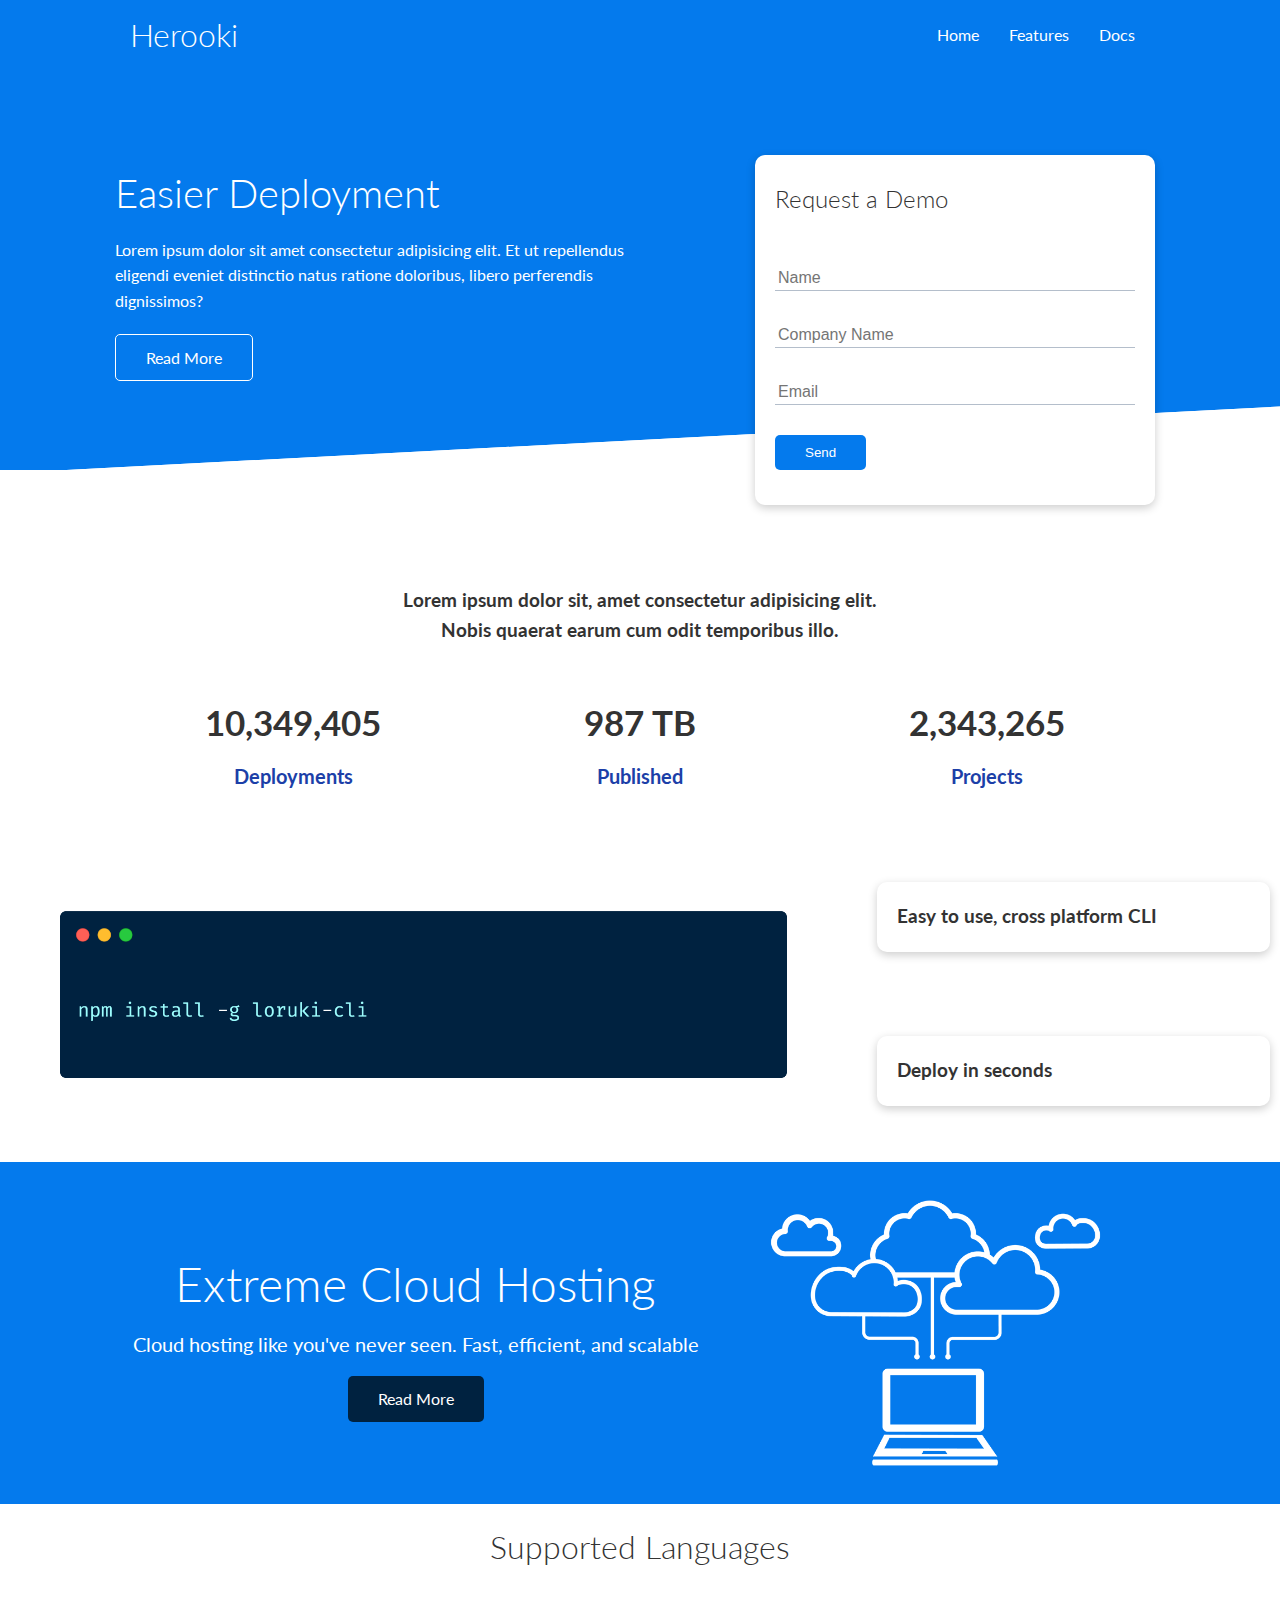
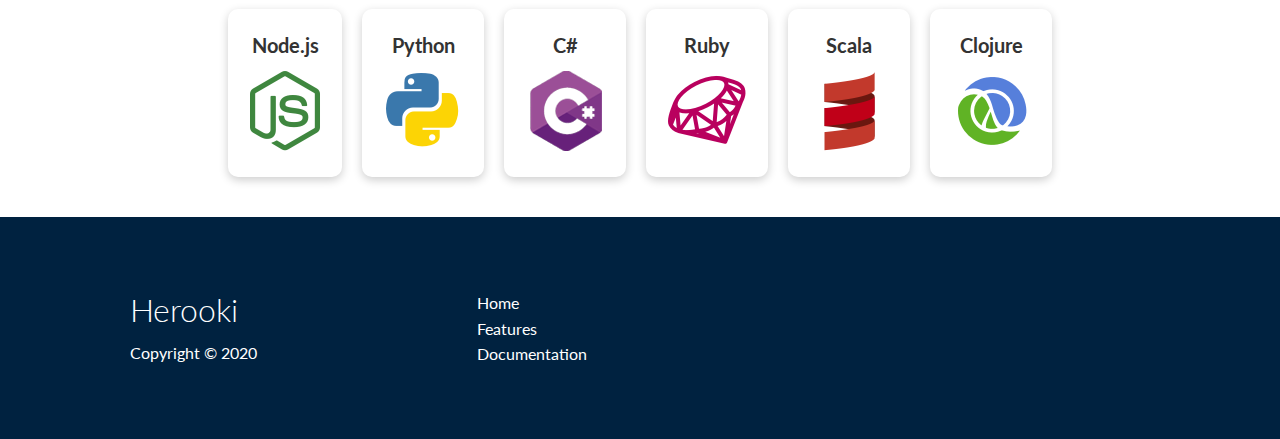
<file: index.html>
<!DOCTYPE html>
<html lang="en">
  <head>
    <meta charset="UTF-8" />
    <meta name="viewport" content="width=device-width, initial-scale=1.0" />
    <link rel="stylesheet" href="css/style.css" />
    <link
      rel="stylesheet"
      href="https://cdnjs.cloudflare.com/ajax/libs/font-awesome/5.15.1/css/all.min.css"
      integrity="sha512-+4zCK9k+qNFUR5X+cKL9EIR+ZOhtIloNl9GIKS57V1MyNsYpYcUrUeQc9vNfzsWfV28IaLL3i96P9sdNyeRssA=="
      crossorigin="anonymous"
    />
    <title>Herooki | Cloud Hosting for All</title>
  </head>
  <body>
    <!-- Navbar -->
    <div class="navbar">
      <div class="container flex">
        <h1 class="logo">Herooki</h1>
        <nav>
          <ul>
            <li><a href="index.html">Home</a></li>
            <li><a href="features.html">Features</a></li>
            <li><a href="docs.html">Docs</a></li>
          </ul>
        </nav>
      </div>
    </div>

    <!-- Showcase -->
    <section class="showcase">
      <div class="container grid">
        <div class="showcase-text">
          <h1>Easier Deployment</h1>
          <p>
            Lorem ipsum dolor sit amet consectetur adipisicing elit. Et ut
            repellendus eligendi eveniet distinctio natus ratione doloribus,
            libero perferendis dignissimos?
          </p>
          <a href="features.html" class="btn btn-outline">Read More</a>
        </div>
        <div class="showcase-form card">
          <h2>Request a Demo</h2>
          <form
            name="contact"
            method="POST"
            netlify-honeypot="bot-field"
            data-netlify="true"
          >
            <input type="hidden" name="form-name" value="contact" />
            <p class="hidden">
              <label
                >Don’t fill this out if you’re human: <input name="bot-field"
              /></label>
            </p>
            <div class="form-control">
              <input type="text" name="name" placeholder="Name" required />
            </div>
            <div class="form-control">
              <input
                type="text"
                name="company"
                placeholder="Company Name"
                required
              />
            </div>
            <div class="form-control">
              <input type="email" name="email" placeholder="Email" required />
            </div>
            <input type="submit" value="Send" class="btn btn-primary" />
          </form>
        </div>
      </div>
    </section>

    <!-- Stats -->
    <section class="stats">
      <div class="container">
        <h3 class="stats-heading text-center my-1">
          Lorem ipsum dolor sit, amet consectetur adipisicing elit. Nobis
          quaerat earum cum odit temporibus illo.
        </h3>
        <div class="grid grid-3 text-center my-4">
          <div>
            <i class="fas fa-server fa-3x"></i>
            <h3>10,349,405</h3>
            <p class="text-secondary">Deployments</p>
          </div>
          <div>
            <i class="fas fa-upload fa-3x"></i>
            <h3>987 TB</h3>
            <p class="text-secondary">Published</p>
          </div>
          <div>
            <i class="fas fa-project-diagram fa-3x"></i>
            <h3>2,343,265</h3>
            <p class="text-secondary">Projects</p>
          </div>
        </div>
      </div>
    </section>

    <!-- Cli -->
    <section class="cli">
      <div class="cotainer grid">
        <img src="images/cli.png" alt="" />
        <div class="card">
          <h3>Easy to use, cross platform CLI</h3>
        </div>
        <div class="card">
          <h3>Deploy in seconds</h3>
        </div>
      </div>
    </section>

    <!-- Cloud -->
    <section class="cloud bg-primary my-2 py-2">
      <div class="container grid">
        <div class="text-center">
          <h2 class="lg">Extreme Cloud Hosting</h2>
          <p class="lead my-1">
            Cloud hosting like you've never seen. Fast, efficient, and scalable
          </p>
          <a href="features.html" class="btn btn-dark">Read More</a>
        </div>
        <img src="images/cloud.png" alt="" />
      </div>
    </section>

    <section class="languages">
      <h2 class="md text-center my-2">Supported Languages</h2>
      <div class="container flex">
        <div class="card">
          <h4>Node.js</h4>
          <img src="images/logos/node.png" alt="" />
        </div>
        <div class="card">
          <h4>Python</h4>
          <img src="images/logos/python.png" alt="" />
        </div>
        <div class="card">
          <h4>C#</h4>
          <img src="images/logos/csharp.png" alt="" />
        </div>
        <div class="card">
          <h4>Ruby</h4>
          <img src="images/logos/ruby.png" alt="" />
        </div>
        <div class="card">
          <h4>Scala</h4>
          <img src="images/logos/scala.png" alt="" />
        </div>
        <div class="card">
          <h4>Clojure</h4>
          <img src="images/logos/clojure.png" alt="" />
        </div>
      </div>
    </section>

    <!-- Footer -->
    <footer class="footer bg-dark py-5">
      <div class="container grid grid-3">
        <div>
          <h1>Herooki</h1>
          <p>Copyright &copy; 2020</p>
        </div>
        <nav>
          <ul>
            <li><a href="index.html">Home</a></li>
            <li><a href="features.html">Features</a></li>
            <li><a href="docs.html">Documentation</a></li>
          </ul>
        </nav>
        <div class="social">
          <a href="#"><i class="fab fa-github fa-2x"></i></a>
          <a href="#"><i class="fab fa-facebook fa-2x"></i></a>
          <a href="#"><i class="fab fa-instagram fa-2x"></i></a>
          <a href="#"><i class="fab fa-twitter fa-2x"></i></a>
        </div>
      </div>
    </footer>
  </body>
</html>
</file>
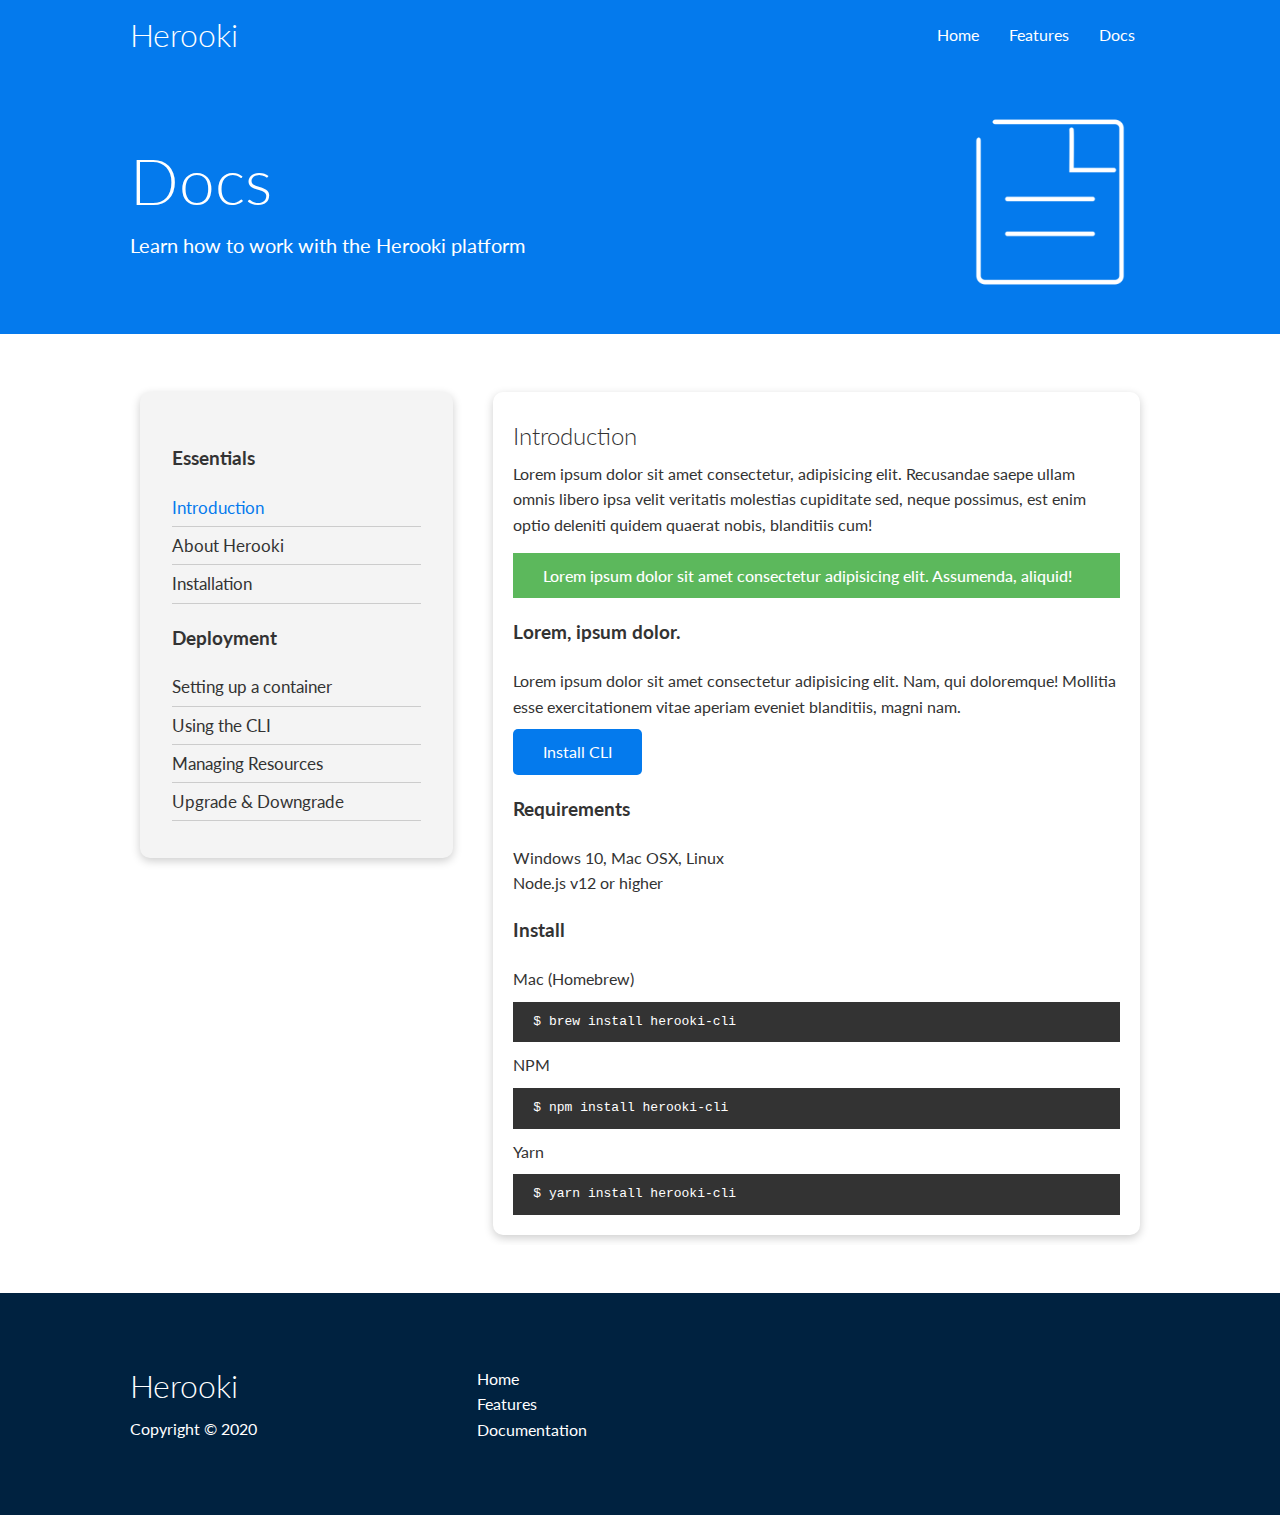
<file: docs.html>
<!DOCTYPE html>
<html lang="en">
  <head>
    <meta charset="UTF-8" />
    <meta name="viewport" content="width=device-width, initial-scale=1.0" />
    <link rel="stylesheet" href="css/style.css" />
    <link
      rel="stylesheet"
      href="https://cdnjs.cloudflare.com/ajax/libs/font-awesome/5.15.1/css/all.min.css"
      integrity="sha512-+4zCK9k+qNFUR5X+cKL9EIR+ZOhtIloNl9GIKS57V1MyNsYpYcUrUeQc9vNfzsWfV28IaLL3i96P9sdNyeRssA=="
      crossorigin="anonymous"
    />
    <title>Herooki | Cloud Hosting for All</title>
  </head>
  <body>
    <!-- Navbar -->
    <div class="navbar">
      <div class="container flex">
        <h1 class="logo">Herooki</h1>
        <nav>
          <ul>
            <li><a href="index.html">Home</a></li>
            <li><a href="features.html">Features</a></li>
            <li><a href="docs.html">Docs</a></li>
          </ul>
        </nav>
      </div>
    </div>

    <!-- Head -->
    <section class="docs-head bg-primary py-3">
      <div class="container grid">
        <div>
          <h1 class="xl">Docs</h1>
          <p class="lead">Learn how to work with the Herooki platform</p>
        </div>
        <img src="images/docs.png" alt="" />
      </div>
    </section>

    <!-- Docs Main -->
    <section class="docs-main my-4">
      <div class="container grid">
        <div class="card bg-light p-3">
          <h3 class="my-2">Essentials</h3>
          <nav>
            <ul>
              <li><a class="text-primary" href="#">Introduction</a></li>
              <li><a href="#">About Herooki</a></li>
              <li><a href="#">Installation</a></li>
            </ul>
          </nav>
          <h3 class="my-2">Deployment</h3>
          <nav>
            <ul>
              <li><a href="#">Setting up a container</a></li>
              <li><a href="#">Using the CLI</a></li>
              <li><a href="#">Managing Resources</a></li>
              <li><a href="#">Upgrade & Downgrade</a></li>
            </ul>
          </nav>
        </div>
        <div class="card">
          <h2>Introduction</h2>
          <p>
            Lorem ipsum dolor sit amet consectetur, adipisicing elit. Recusandae
            saepe ullam omnis libero ipsa velit veritatis molestias cupiditate
            sed, neque possimus, est enim optio deleniti quidem quaerat nobis,
            blanditiis cum!
          </p>
          <div class="alert alert-success">
            <i class="fas fa-info"></i>Lorem ipsum dolor sit amet consectetur
            adipisicing elit. Assumenda, aliquid!
          </div>
          <h3>Lorem, ipsum dolor.</h3>
          <p>
            Lorem ipsum dolor sit amet consectetur adipisicing elit. Nam, qui
            doloremque! Mollitia esse exercitationem vitae aperiam eveniet
            blanditiis, magni nam.
          </p>
          <a href="#" class="btn btn-primary">Install CLI</a>
          <h3>Requirements</h3>
          <ul>
            <li>Windows 10, Mac OSX, Linux</li>
            <li>Node.js v12 or higher</li>
          </ul>
          <h3>Install</h3>
          <p>Mac (Homebrew)</p>
          <pre><code>$ brew install herooki-cli</code></pre>
          <p>NPM</p>
          <pre><code>$ npm install herooki-cli</code></pre>
          <p>Yarn</p>
          <pre><code>$ yarn install herooki-cli</code></pre>
        </div>
      </div>
    </section>

    <!-- Footer -->
    <footer class="footer bg-dark py-5">
      <div class="container grid grid-3">
        <div>
          <h1>Herooki</h1>
          <p>Copyright &copy; 2020</p>
        </div>
        <nav>
          <ul>
            <li><a href="index.html">Home</a></li>
            <li><a href="features.html">Features</a></li>
            <li><a href="docs.html">Documentation</a></li>
          </ul>
        </nav>
        <div class="social">
          <a href="#"><i class="fab fa-github fa-2x"></i></a>
          <a href="#"><i class="fab fa-facebook fa-2x"></i></a>
          <a href="#"><i class="fab fa-instagram fa-2x"></i></a>
          <a href="#"><i class="fab fa-twitter fa-2x"></i></a>
        </div>
      </div>
    </footer>
  </body>
</html>
</file>
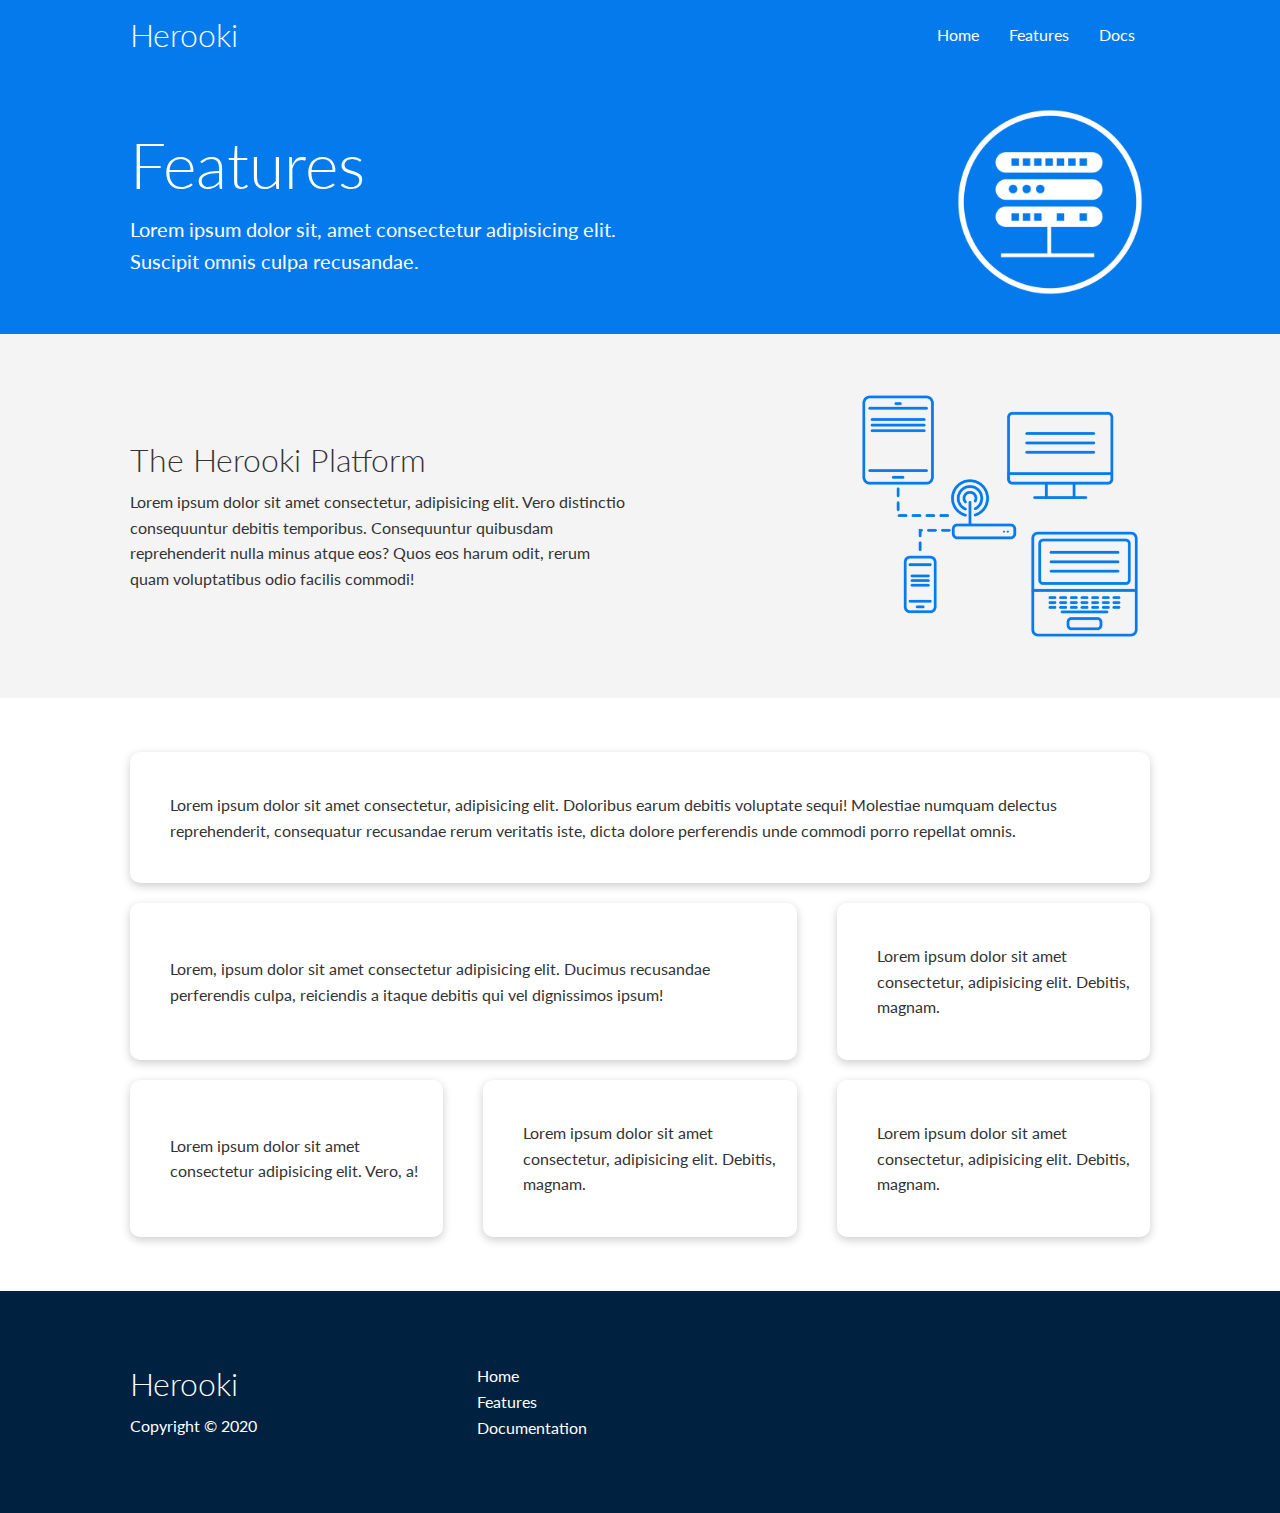
<file: features.html>
<!DOCTYPE html>
<html lang="en">
  <head>
    <meta charset="UTF-8" />
    <meta name="viewport" content="width=device-width, initial-scale=1.0" />
    <link rel="stylesheet" href="css/style.css" />
    <link
      rel="stylesheet"
      href="https://cdnjs.cloudflare.com/ajax/libs/font-awesome/5.15.1/css/all.min.css"
      integrity="sha512-+4zCK9k+qNFUR5X+cKL9EIR+ZOhtIloNl9GIKS57V1MyNsYpYcUrUeQc9vNfzsWfV28IaLL3i96P9sdNyeRssA=="
      crossorigin="anonymous"
    />
    <title>Herooki | Cloud Hosting for All</title>
  </head>
  <body>
    <!-- Navbar -->
    <div class="navbar">
      <div class="container flex">
        <h1 class="logo">Herooki</h1>
        <nav>
          <ul>
            <li><a href="index.html">Home</a></li>
            <li><a href="features.html">Features</a></li>
            <li><a href="docs.html">Docs</a></li>
          </ul>
        </nav>
      </div>
    </div>

    <!-- Head -->
    <section class="features-head bg-primary py-3">
      <div class="container grid">
        <div>
          <h1 class="xl">Features</h1>
          <p class="lead">
            Lorem ipsum dolor sit, amet consectetur adipisicing elit. Suscipit
            omnis culpa recusandae.
          </p>
        </div>
        <img src="images/server.png" alt="" />
      </div>
    </section>

    <!-- Sub Head -->
    <section class="features-sub-head bg-light py-3">
      <div class="container grid">
        <div>
          <h1 class="md">The Herooki Platform</h1>
          <p>
            Lorem ipsum dolor sit amet consectetur, adipisicing elit. Vero
            distinctio consequuntur debitis temporibus. Consequuntur quibusdam
            reprehenderit nulla minus atque eos? Quos eos harum odit, rerum quam
            voluptatibus odio facilis commodi!
          </p>
        </div>
        <img src="images/server2.png" alt="" />
      </div>
    </section>

    <!-- Features-Main -->
    <section class="features-main my-2">
      <div class="container grid grid-3">
        <div class="card flex">
          <i class="fas fa-server fa-3x"></i>
          <p>
            Lorem ipsum dolor sit amet consectetur, adipisicing elit. Doloribus
            earum debitis voluptate sequi! Molestiae numquam delectus
            reprehenderit, consequatur recusandae rerum veritatis iste, dicta
            dolore perferendis unde commodi porro repellat omnis.
          </p>
        </div>
        <div class="card flex">
          <i class="fas fa-network-wired fa-3x"></i>
          <p>
            Lorem, ipsum dolor sit amet consectetur adipisicing elit. Ducimus
            recusandae perferendis culpa, reiciendis a itaque debitis qui vel
            dignissimos ipsum!
          </p>
        </div>
        <div class="card flex">
          <i class="fas fa-laptop-code fa-3x"></i>
          <p>
            Lorem ipsum dolor sit amet consectetur, adipisicing elit. Debitis,
            magnam.
          </p>
        </div>
        <div class="card flex">
          <i class="fas fa-database fa-3x"></i>
          <p>
            Lorem ipsum dolor sit amet consectetur adipisicing elit. Vero, a!
          </p>
        </div>
        <div class="card flex">
          <i class="fas fa-power-off fa-3x"></i>
          <p>
            Lorem ipsum dolor sit amet consectetur, adipisicing elit. Debitis,
            magnam.
          </p>
        </div>
        <div class="card flex">
          <i class="fas fa-upload fa-3x"></i>
          <p>
            Lorem ipsum dolor sit amet consectetur, adipisicing elit. Debitis,
            magnam.
          </p>
        </div>
      </div>
    </section>

    <!-- Footer -->
    <footer class="footer bg-dark py-5">
      <div class="container grid grid-3">
        <div>
          <h1>Herooki</h1>
          <p>Copyright &copy; 2020</p>
        </div>
        <nav>
          <ul>
            <li><a href="index.html">Home</a></li>
            <li><a href="features.html">Features</a></li>
            <li><a href="docs.html">Documentation</a></li>
          </ul>
        </nav>
        <div class="social">
          <a href="#"><i class="fab fa-github fa-2x"></i></a>
          <a href="#"><i class="fab fa-facebook fa-2x"></i></a>
          <a href="#"><i class="fab fa-instagram fa-2x"></i></a>
          <a href="#"><i class="fab fa-twitter fa-2x"></i></a>
        </div>
      </div>
    </footer>
  </body>
</html>
</file>
<file: css/style.css>
@import url("https://fonts.googleapis.com/css2?family=Lato:wght@300&display=swap");

:root {
  --primary-color: #047aed;
  --secondary-color: #1c3fa8;
  --dark-color: #002240;
  --light-color: #f4f4f4;
}

* {
  box-sizing: border-box;
  padding: 0;
  margin: 0;
}

body {
  font-family: "lato", sans-serif;
  color: #333;
  line-height: 1.6;
}

ul {
  list-style-type: none;
}

a {
  text-decoration: none;
  color: #333;
}

h1,
h2 {
  font-weight: 300;
  line-height: 1.2;
  margin: 10px 0;
}

p {
  margin: 10px 0;
}

img {
  width: 100%;
}

code,
pre {
  background: #333;
  color: #fff;
  padding: 10px;
}

.hidden {
  visibility: hidden;
  height: 0;
}

/* Navbar */

.navbar {
  background-color: var(--primary-color);
  color: #fff;
  height: 70px;
}

.navbar ul {
  display: flex;
}

.navbar a {
  color: #fff;
  padding: 10px;
  margin: 0 5px;
}

.navbar a:hover {
  border-bottom: 2px #fff solid;
}

.navbar .flex {
  justify-content: space-between;
}

/* Showcase */
.showcase {
  height: 400px;
  background-color: var(--primary-color);
  color: #fff;
  position: relative;
}

.showcase h1 {
  font-size: 40px;
}

.showcase p {
  margin: 20px 0;
}

.showcase .grid {
  grid-template-columns: 55% 45%;
  gap: 30px;
  overflow: visible;
}

.showcase-text {
  animation: slideInFromLeft 1s ease-in;
}

.showcase-form {
  position: relative;
  top: 60px;
  height: 350px;
  width: 400px;
  padding: 40px;
  z-index: 100;
  justify-self: flex-end;
  animation: slideInFromRight 1s ease-in;
}

.showcase-form .form-control {
  margin: 30px 0;
}
.showcase-form input[type="text"],
.showcase-form input[type="email"] {
  border: 0;
  border-bottom: 1px solid #b4becb;
  width: 100%;
  padding: 3px;
  font-size: 16px;
}

.showcase-form input:focus {
  outline: none;
}

.showcase::before,
.showcase::after {
  content: "";
  position: absolute;
  height: 100px;
  bottom: -70px;
  right: 0;
  left: 0;
  background: #fff;
  transform: skewY(-3deg);
  -webkit-transform: skewY(-3deg);
  -moz-transform: skewY(-3deg);
  -ms-transform: skewY(-3deg);
}

/* Stats */
.stats {
  padding-top: 100px;
  animation: slideInFromBottom 1s ease-in;
}

.stats-heading {
  max-width: 500px;
  margin: auto;
}

.stats .grid h3 {
  font-size: 35px;
}

.stats .grid p {
  font-size: 20px;
  font-weight: bold;
}

/* Cli */
.cli .grid {
  grid-template-columns: repeat(3, 1fr);
  grid-template-rows: repeat(2, 1fr);
}

.cli .grid > *:first-child {
  grid-column: 1 / span 2;
  grid-row: 1 / span 2;
}

/* Cloud */
.cloud .grid {
  grid-template-columns: 4fr 3fr;
}

/* Languages */

.languages .flex {
  flex-wrap: wrap;
}

.languages .card {
  text-align: center;
  margin: 18px 10px 40px;
  transition: transform 0.2s ease-in;
}

.languages .card h4 {
  font-size: 20px;
  margin-bottom: 10px;
}

.languages .card:hover {
  transform: translateY(-15px);
}

/* Features */
.features-head img,
.docs-head img {
  width: 200px;
  justify-self: flex-end;
}

.features-sub-head img {
  width: 300px;
  justify-self: flex-end;
}

.features-main .card > i {
  margin-right: 20px;
}

.features-main .grid {
  padding: 30px;
}

.features-main .grid > *:first-child {
  grid-column: 1 / span 3;
}

.features-main .grid > *:nth-child(2) {
  grid-column: 1 / span 2;
}

/* Docs */
.docs-main h3 {
  margin: 20px 0;
}

.docs-main .grid {
  grid-template-columns: 1fr 2fr;
  align-items: flex-start;
}

.docs-main nav li {
  font-size: 17px;
  padding-bottom: 5px;
  margin-bottom: 5px;
  border-bottom: 1px #ccc solid;
}

.docs-main a:hover {
  font-weight: bold;
}

/* Footer */
.footer .social a {
  margin: 0 10px;
}

/* Animations */
@keyframes slideInFromLeft {
  0% {
    transform: translateX(-100%);
  }
  100% {
    transform: translateX(0);
  }
}
@keyframes slideInFromRight {
  0% {
    transform: translateX(100%);
  }
  100% {
    transform: translateX(0);
  }
}
@keyframes slideInFromTop {
  0% {
    transform: translateY(-100%);
  }
  100% {
    transform: translateY(0);
  }
}
@keyframes slideInFromBottom {
  0% {
    transform: translateY(100%);
  }
  100% {
    transform: translateY(0);
  }
}

/* Tablets and under */
@media (max-width: 960px) {
  .grid,
  .showcase .grid,
  .stats .grid,
  .cli .grid,
  .cloud .grid,
  .features-main .grid,
  .features-head .grid,
  .features-sub-head .grid,
  .docs-head .grid,
  .docs-main .grid {
    grid-template-columns: 1fr;
    grid-template-rows: 1fr;
  }

  .showcase {
    height: auto;
  }

  .showcase-text {
    text-align: center;
    margin-top: 40px;
  }

  .showcase-form {
    justify-self: center;
    margin: auto;
  }

  .cli .grid > *:first-child {
    grid-column: 1;
    grid-row: 1;
  }

  .cli .card h3 {
    text-align: center;
  }

  .features-head,
  .features-sub-head,
  .docs-head {
    text-align: center;
  }

  .features-head img,
  .features-sub-head img,
  .docs-head img {
    justify-self: center;
  }

  .features-main .grid > *:first-child,
  .features-main .grid > *:nth-child(2) {
    grid-column: 1;
  }
}

/* Mobile */
@media (max-width: 500px) {
  .navbar {
    height: 110px;
  }

  .navbar .flex {
    flex-direction: column;
  }

  .navbar ul {
    padding: 10px;
    background-color: rgba(0, 0, 0, 0.1);
  }
}

/* *** Utilities *** */
/* *** Section *** */

.container {
  max-width: 1100px;
  margin: 0 auto;
  overflow: auto;
  padding: 0 40px;
}

.card {
  background-color: #fff;
  color: #333;
  border-radius: 10px;
  box-shadow: 0 3px 10px rgba(0, 0, 0, 0.2);
  padding: 20px;
  margin: 10px;
}

.btn {
  display: inline-block;
  padding: 10px 30px;
  cursor: pointer;
  background: var(--primary-color);
  color: #fff;
  border: none;
  border-radius: 5px;
}

.btn-outline {
  background-color: transparent;
  border: 1px #fff solid;
}

.btn:hover {
  transform: scale(0.98);
}

/* Backgrounds  & colored buttons */
.bg-primary,
.btn-primary {
  background-color: var(--primary-color);
  color: #fff;
}

.bg-secondary,
.btn-secondary {
  background-color: var(--secondary-color);
  color: #fff;
}

.bg-dark,
.btn-dark {
  background-color: var(--dark-color);
  color: #fff;
}

.bg-light,
.btn-light {
  background-color: var(--light-color);
  color: #333;
}

.bg-primary a,
.btn-primary a,
.bg-secondary a,
.btn-secondary a,
.bg-dark a,
.btn-dark a {
  color: #fff;
}

/* Text Colors */
.text-primary {
  color: var(--primary-color);
}

.text-secondary {
  color: var(--secondary-color);
}

.text-dark {
  color: var(--dark-color);
}

.text-light {
  color: var(--light-color);
}

/* Text sizes */
.lead {
  font-size: 20px;
}

.sm {
  font-size: 1rem;
}

.md {
  font-size: 2rem;
}

.lg {
  font-size: 3rem;
}

.xl {
  font-size: 4rem;
}

.text-center {
  text-align: center;
}

/* Alert */
.alert {
  background-color: var(--light-color);
  padding: 10px 20px;
  font-weight: 500;
  margin: 15px 0;
}

.alert i {
  margin-right: 10px;
}

.alert-success {
  background-color: #5cb85c;
  color: #fff;
}

.flex {
  display: flex;
  justify-content: center;
  align-items: center;
  height: 100%;
}

.grid {
  display: grid;
  grid-template-columns: repeat(2, 1fr);
  gap: 20px;
  justify-content: center;
  align-items: center;
  height: 100%;
}

.grid-3 {
  grid-template-columns: repeat(3, 1fr);
}

/* Margin */
.my-1 {
  margin-top: 1rem;
  margin-bottom: 1rem;
}

.my-2 {
  margin-top: 1.5rem;
  margin-bottom: 1.5rem;
}

.my-3 {
  margin-top: 2rem;
  margin-bottom: 2rem;
}

.my-4 {
  margin-top: 3rem;
  margin-bottom: 3rem;
}

.my-5 {
  margin-top: 4rem;
  margin-bottom: 4rem;
}

.m-1 {
  margin: 1rem;
}

.m-2 {
  margin: 1.5rem;
}

.m-3 {
  margin: 2rem;
}

.m-4 {
  margin: 3rem;
}

.m-5 {
  margin: 4rem;
}

/* Padding */
.py-1 {
  padding-top: 1rem;
  padding-bottom: 1rem;
}

.py-2 {
  padding-top: 1.5rem;
  padding-bottom: 1.5rem;
}

.py-3 {
  padding-top: 2rem;
  padding-bottom: 2rem;
}

.py-4 {
  padding-top: 3rem;
  padding-bottom: 3rem;
}

.py-5 {
  padding-top: 4rem;
  padding-bottom: 4rem;
}

.p-1 {
  padding: 1rem;
}

.p-2 {
  padding: 1.5rem;
}

.p-3 {
  padding: 2rem;
}

.p-4 {
  padding: 3rem;
}

.p-5 {
  padding: 4rem;
}
</file>
